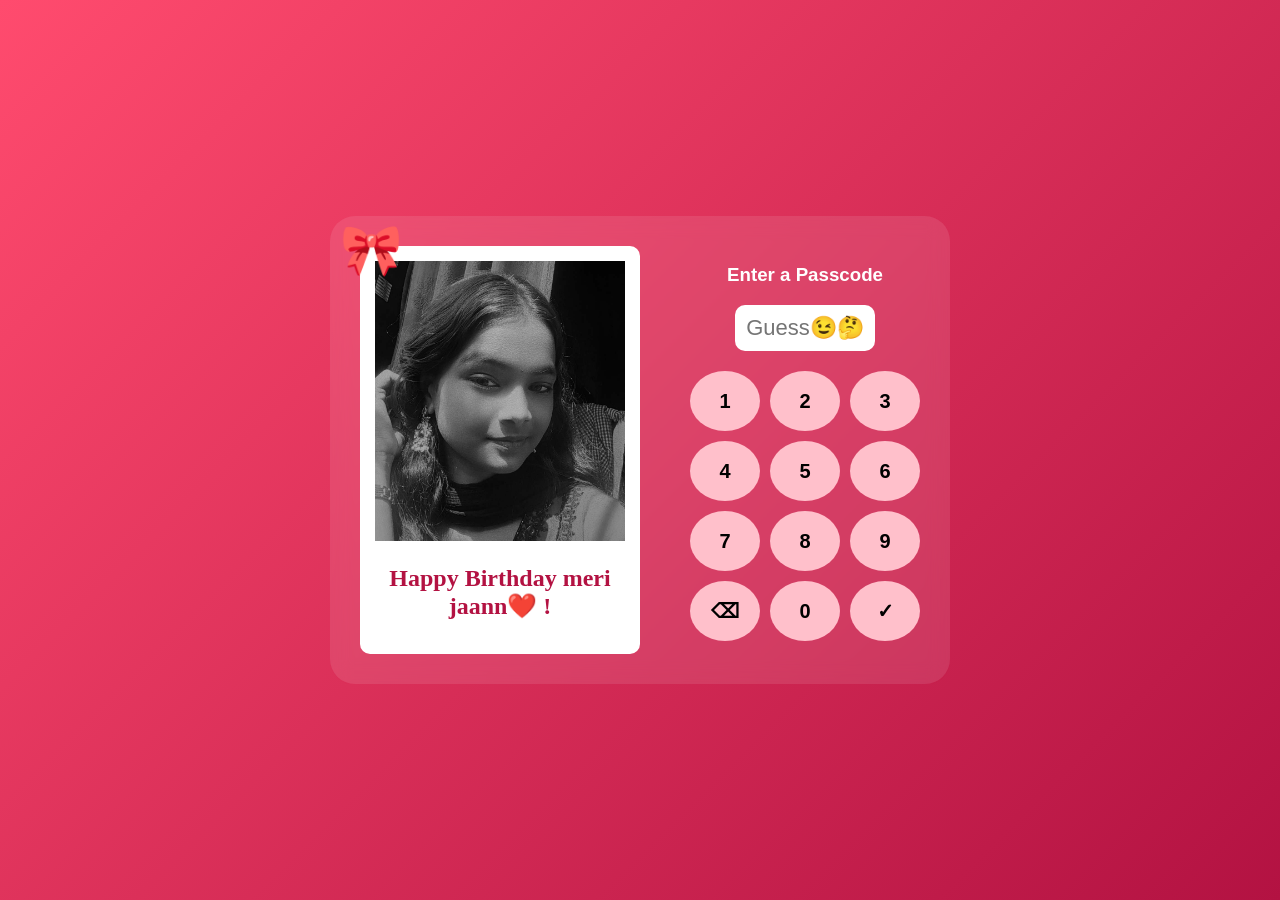
<file: index.html>
<!DOCTYPE html>
<html>
<head>
<meta charset="UTF-8">
<meta name="viewport" content="width=device-width, initial-scale=1.0">
<title>Birthday Passcode</title>
<link rel="stylesheet" href="style.css">
</head>
<body>

<div class="container">

    <div class="photo-card">
        <div class="bow">🎀</div>
<img src="images/1.jpg.jpeg" alt="Birthday">
        <h2>Happy Birthday meri jaann❤️ !</h2>
    </div>

    <div class="passcode-card">
        <h3>Enter a Passcode</h3>

        <input type="password" id="passcode" maxlength="4" placeholder="Guess😉🤔">

        <div class="keypad">
            <button onclick="addNum('1')">1</button>
            <button onclick="addNum('2')">2</button>
            <button onclick="addNum('3')">3</button>

            <button onclick="addNum('4')">4</button>
            <button onclick="addNum('5')">5</button>
            <button onclick="addNum('6')">6</button>

            <button onclick="addNum('7')">7</button>
            <button onclick="addNum('8')">8</button>
            <button onclick="addNum('9')">9</button>

            <button onclick="clearPass()">⌫</button>
            <button onclick="addNum('0')">0</button>
            <button onclick="checkPass()">✓</button>
        </div>
    </div>

</div>

<script src="scripts.js"></script>
</body>
</html>
</file>
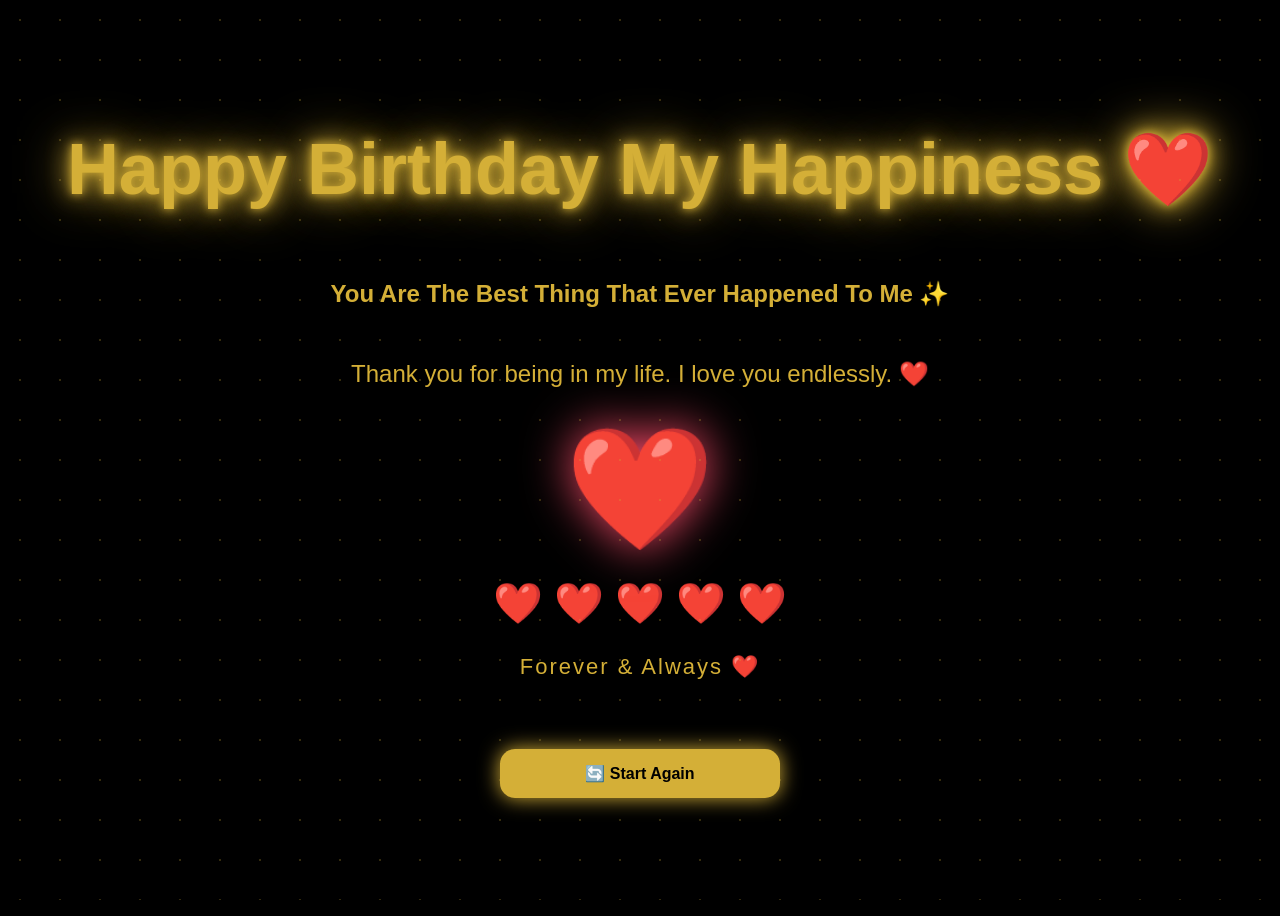
<file: final.html>
<!DOCTYPE html>
<html>
<head>
<meta charset="UTF-8">
<title>Final Surprise ❤️</title>
<link rel="stylesheet" href="final.css">
</head>
<body>

    <audio id="bgMusic" autoplay loop>
    <source src="images/bairan.mp3" type="audio/mpeg">
</audio>

<div class="center">

<h1>Happy Birthday My Happiness ❤️</h1>

<h2>
You Are The Best Thing That Ever Happened To Me ✨
</h2>

<p>
Thank you for being in my life.
I love you endlessly. ❤️
</p>

<div class="big-heart">❤️</div>

<div class="heart-row">
    ❤️ ❤️ ❤️ ❤️ ❤️
</div>
<p class="footer-msg">
Forever & Always ❤️
</p>

<a href="index.html" class="restart-btn">
    🔄 Start Again
</a>

</div>



<script src="final.js"></script>
<div class="sparkles"></div>
<p id="typing"></p>
<script src="final.js"></script>
</body>
</html>
</file>
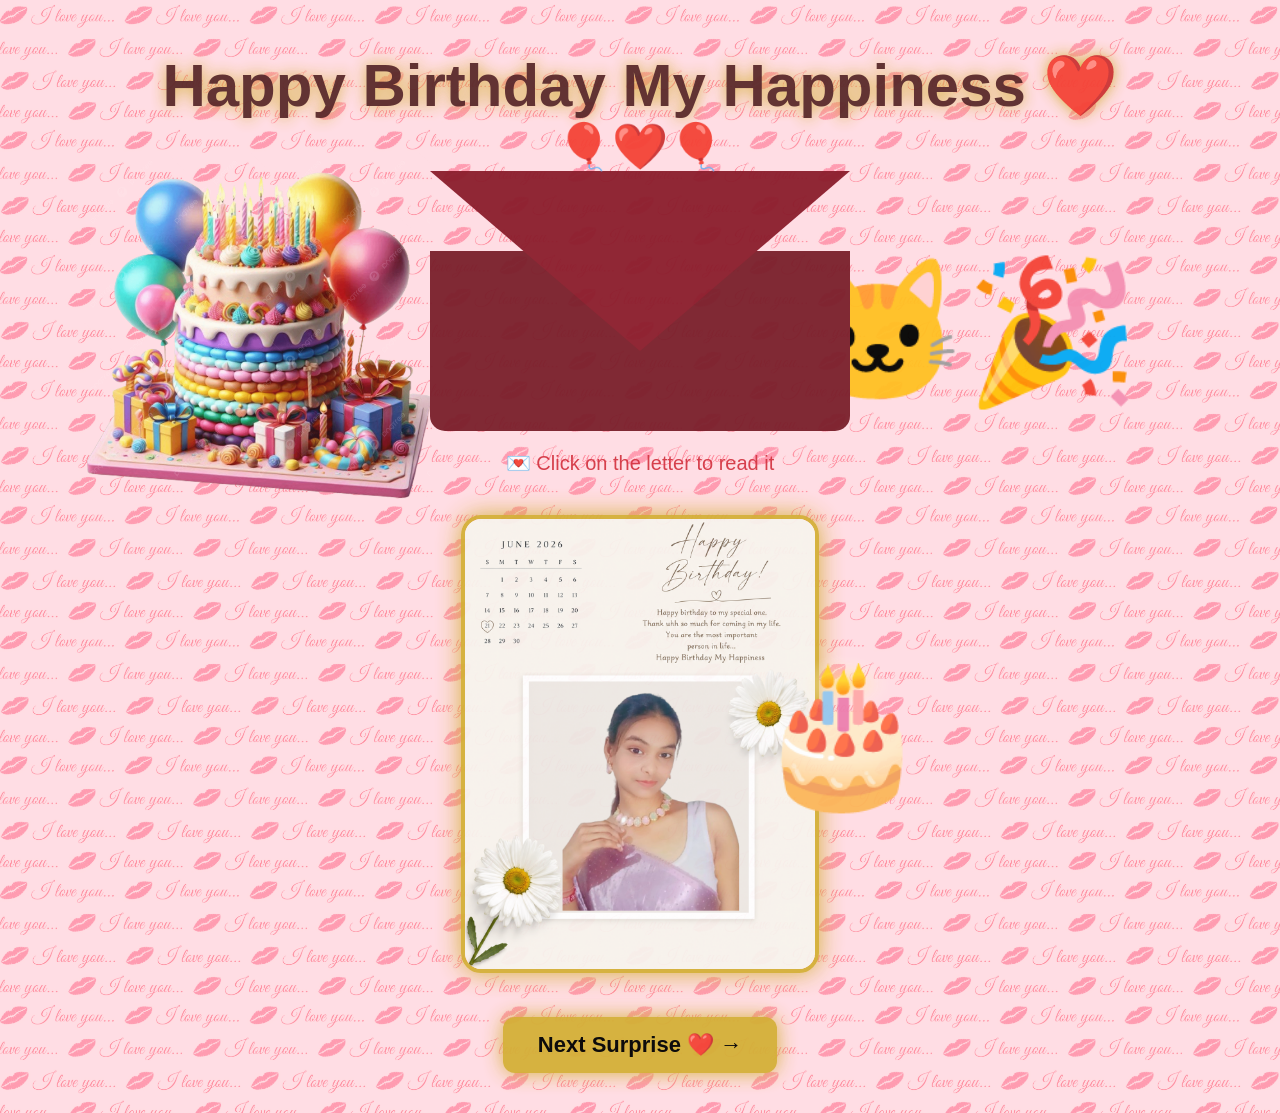
<file: home.html>
<!DOCTYPE html>
<html>
<head>
<meta charset="UTF-8">
<meta name="viewport" content="width=device-width, initial-scale=1.0">
<title>Happy Birthday ❤️</title>
<link rel="stylesheet" href="home.css">
</head>
<body>

<audio autoplay loop>
    <source src="images/bairan.mp3" type="audio/mpeg">
</audio>

<h1>Happy Birthday My Happiness ❤️</h1>

<div class="letter-box">

    <div class="envelope" onclick="openLetter()">

        <div class="flap"></div>

        <div id="letter" class="letter">

            <h2>Love ♡</h2>
            <h2>To My Special One ❤️</h2>



            <p>
                Happy Birthday, Sweetheart! ❤️
                <br><br>

                Thank you so much for coming into my life.
                You are the most important person in my life.

                Every moment with you is special.
                I wish your life is filled with happiness,
                success and lots of love.
                <br><br>

                Wishing you a day as wonderful as you are.
                I love you so much! ❤️
                <br><br>

                Happy Birthday My Happiness ❤️✨
            </p>

        </div>

    </div>

    <p class="click-text">
        💌 Click on the letter to read it
    </p>

</div>

<div class="balloons">
    🎈❤️🎈
</div>

<div class="side-decor">
    🎂
</div>

<div class="Cake">
    <img src="images/cake.png" alt="Birthday Cake">
</div>

<div class="side-decor-right">
    🐱🎉
</div>

<div class="gallery">
    <img id="slide" src="images/frame.jpg">
</div>

<div style="margin:40px;">
    <a href="memories.html" class="next-btn">
        Next Surprise ❤️ →
    </a>
</div>



<script src="home.js"></script>

</body>
</html>
</file>
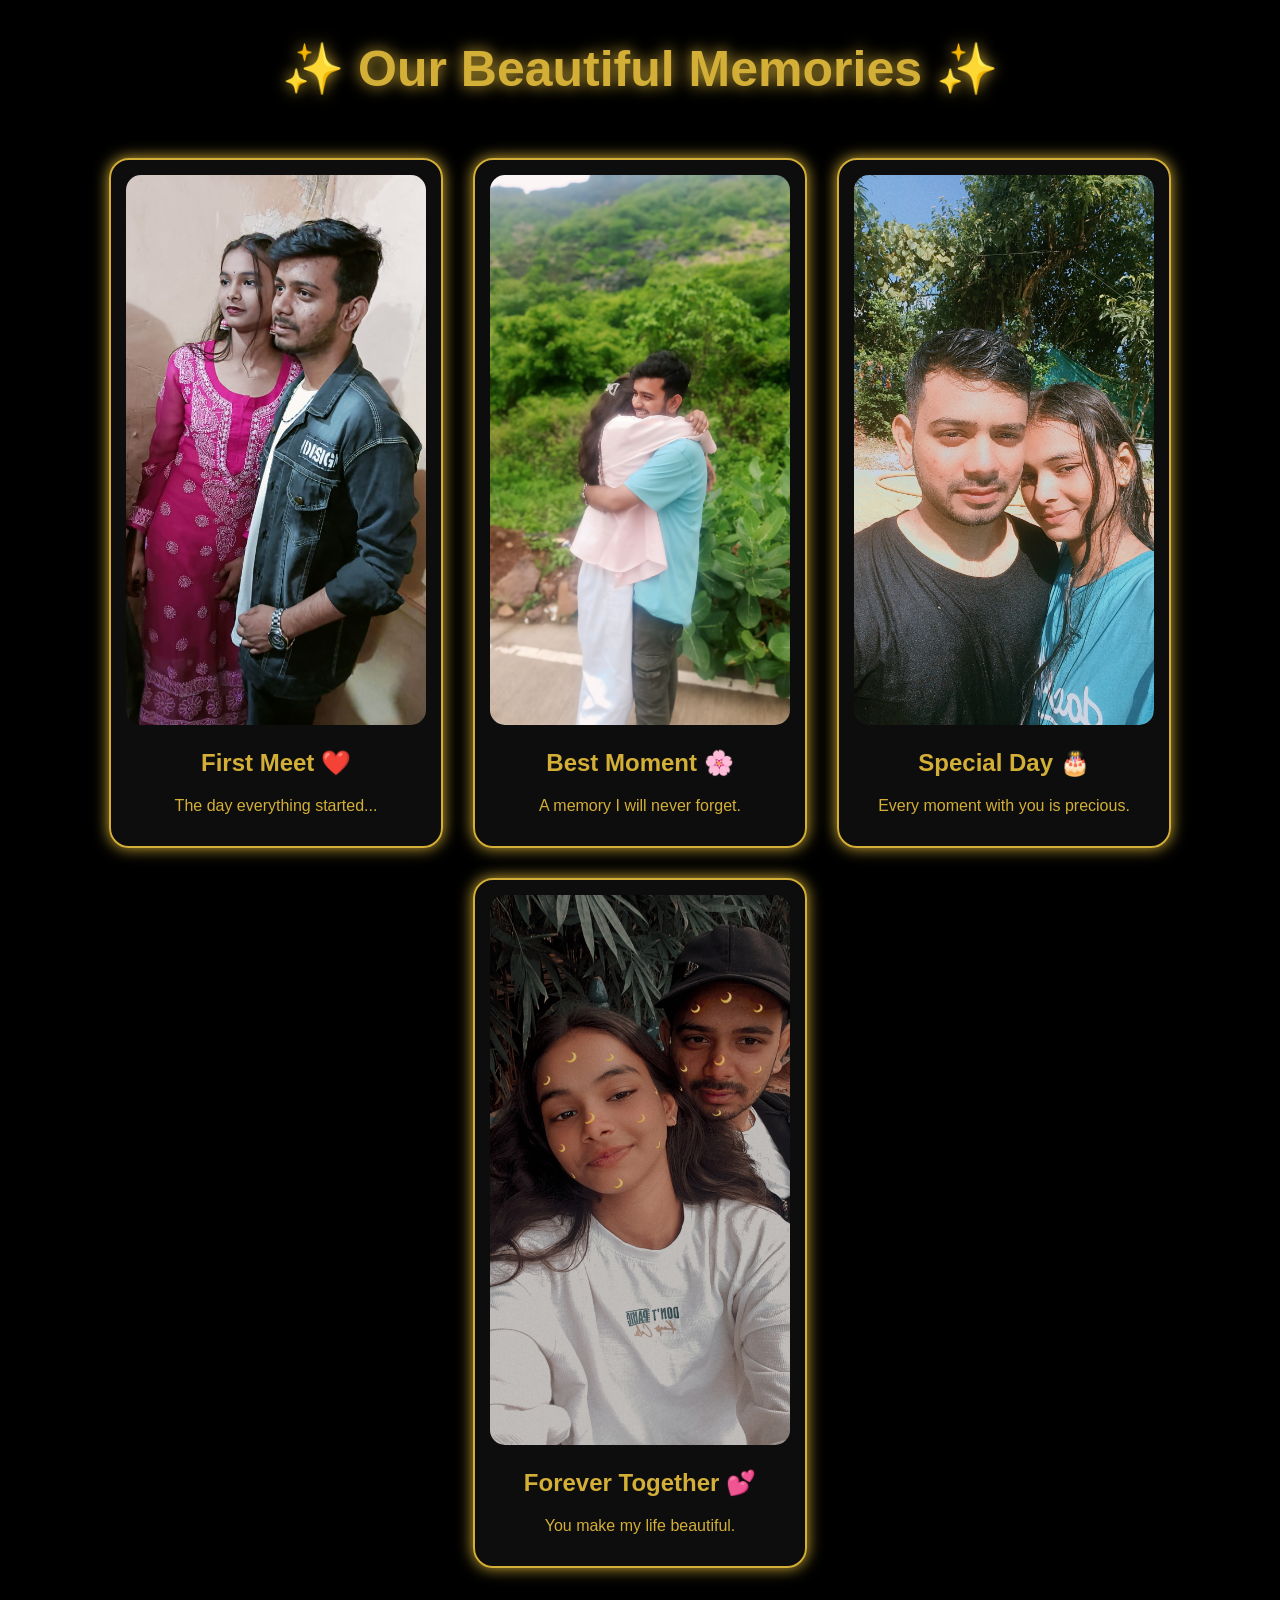
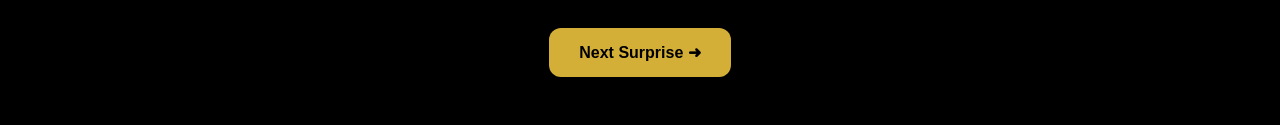
<file: memories.html>
<!DOCTYPE html>
<html>
<head>
<meta charset="UTF-8">
<meta name="viewport" content="width=device-width, initial-scale=1.0">
<title>Our Memories ❤️</title>
<link rel="stylesheet" href="memories.css">
</head>
<body>

    <audio id="bgMusic" autoplay loop>
    <source src="images/bairan.mp3" type="audio/mpeg">
</audio>

<h1>✨ Our Beautiful Memories ✨</h1>

<div class="timeline">

<div class="memory">
<img src="images/first.jpg">
<h2>First Meet ❤️</h2>
<p>The day everything started...</p>
</div>

<div class="memory">
<img src="images/forever.jpg">
<h2>Best Moment 🌸</h2>
<p>A memory I will never forget.</p>
</div>

<div class="memory">
<img src="images/moment.jpg">
<h2>Special Day 🎂</h2>
<p>Every moment with you is precious.</p>
</div>

<div class="memory">
<img src="images/special.jpg">
<h2>Forever Together 💕</h2>
<p>You make my life beautiful.</p>
</div>

</div>



<a href="reason.html" class="next-btn">Next Surprise ➜</a>

</body>
</html>
</file>
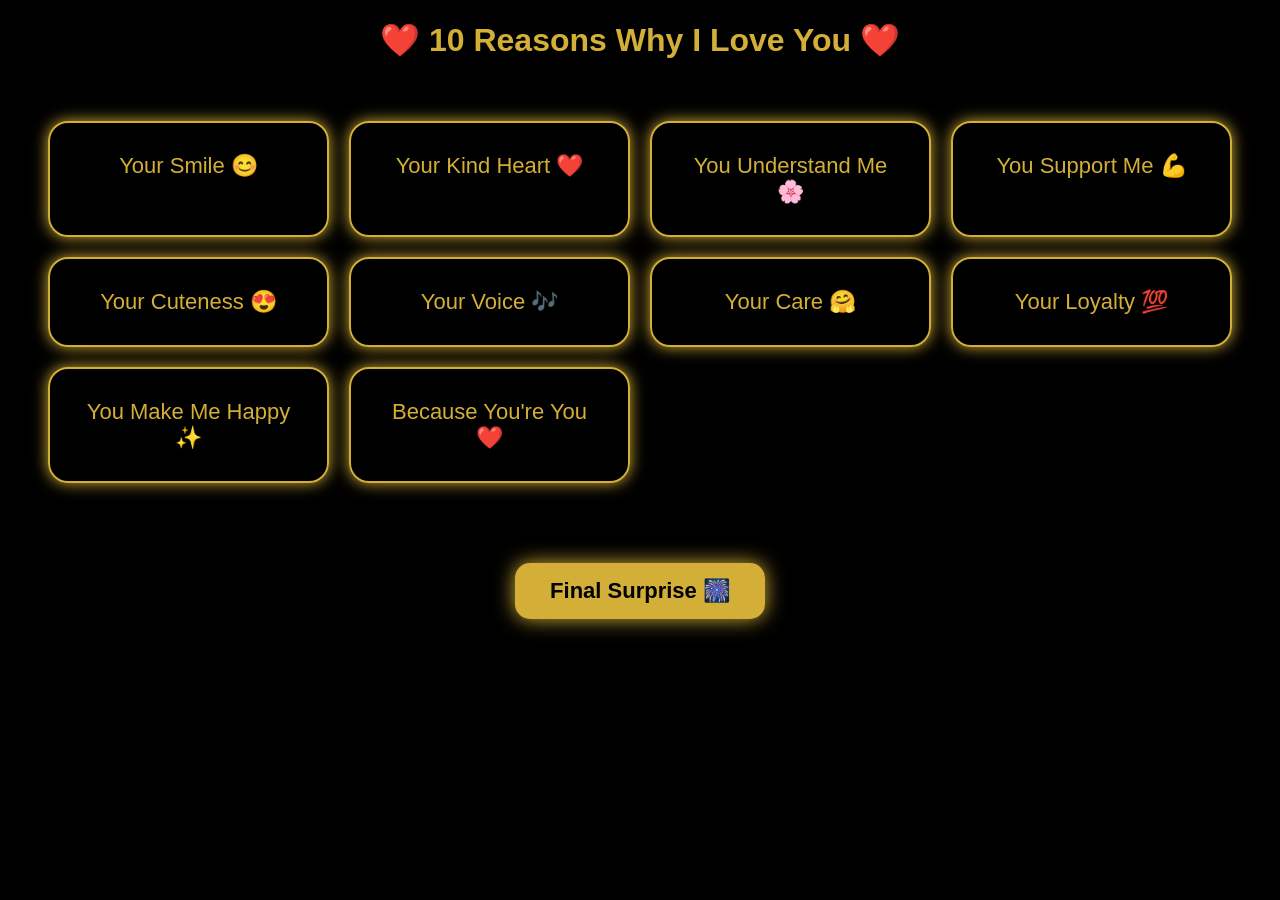
<file: reason.html>
<!DOCTYPE html>
<html>
<head>
<meta charset="UTF-8">
<meta name="viewport" content="width=device-width, initial-scale=1.0">
<title>Reasons ❤️</title>
<link rel="stylesheet" href="reason.css">
</head>
<body>
    <audio id="bgMusic" autoplay loop>
    <source src="images/bairan.mp3" type="audio/mpeg">
</audio>

<h1>❤️ 10 Reasons Why I Love You ❤️</h1>

<div class="cards">

<div class="card">Your Smile 😊</div>
<div class="card">Your Kind Heart ❤️</div>
<div class="card">You Understand Me 🌸</div>
<div class="card">You Support Me 💪</div>
<div class="card">Your Cuteness 😍</div>
<div class="card">Your Voice 🎶</div>
<div class="card">Your Care 🤗</div>
<div class="card">Your Loyalty 💯</div>
<div class="card">You Make Me Happy ✨</div>
<div class="card">Because You're You ❤️</div>

</div>


<a href="final.html" class="next-btn">Final Surprise 🎆</a>

</body>
</html>
</file>
<file: style.css>
body{
margin:0;
height:100vh;
display:flex;
justify-content:center;
align-items:center;
font-family:Arial,sans-serif;
background:linear-gradient(135deg,#ff4b6e,#b31242);
}

.container{
display:flex;
gap:50px;
background:rgba(255,255,255,0.1);
padding:30px;
border-radius:25px;
backdrop-filter:blur(10px);
}

.photo-card{
background:white;
padding:15px;
width:250px;
text-align:center;
position:relative;
border-radius:10px;
}

.photo-card img{
width:100%;
height:280px;
object-fit:cover;
}

.photo-card h2{
color:#b31242;
font-family:cursive;
}

.bow{
position:absolute;
top:-25px;
left:-20px;
font-size:50px;
}

.passcode-card{
color:white;
text-align:center;
}

#passcode{
width:120px;
padding:10px;
font-size:22px;
text-align:center;
border:none;
border-radius:10px;
margin-bottom:20px;
}

.keypad{
display:grid;
grid-template-columns:repeat(3,70px);
gap:10px;
}

.keypad button{
height:60px;
border:none;
border-radius:50%;
font-size:20px;
background:#ffc0cb;
cursor:pointer;
font-weight:bold;
}

.keypad button:hover{
transform:scale(1.1);
}
</file>
<file: final.css>
body{
background:black;
color:#D4AF37;
display:flex;
justify-content:center;
align-items:center;
height:100vh;
text-align:center;
overflow:hidden;
font-family:Poppins,sans-serif;
}

.big-heart{
font-size:120px;
animation:pulse 1s infinite;
}

@keyframes pulse{
50%{
transform:scale(1.2);
}
}

h1{
    font-size:60px;
    text-shadow:0 0 20px #D4AF37;
}

p{
    font-size:24px;
    max-width:800px;
    line-height:1.8;
}

.center{
    text-align:center;
}

.restart-btn{
    display:inline-block;
    margin-top:40px;
    padding:15px 30px;
    background:#D4AF37;
    color:black;
    text-decoration:none;
    border-radius:15px;
    font-weight:bold;
    box-shadow:0 0 20px #D4AF37;
    transition:0.3s;
}

.restart-btn:hover{
    transform:scale(1.1);
}

body::before{
    content:"❤️ ❤️ ❤️ ❤️ ❤️";
    position:fixed;
    top:-50px;
    left:0;
    width:100%;
    font-size:30px;
    animation:fall 10s linear infinite;
}

@keyframes fall{
    from{
        transform:translateY(-50px);
    }
    to{
        transform:translateY(100vh);
    }
}
.center{
    display:flex;
    flex-direction:column;
    align-items:center;
    justify-content:center;
}

.restart-btn{
    display:block;
    width:220px;
    margin:40px auto;
}

.big-heart{
    font-size:120px;
    animation:pulse 1s infinite;
    filter:drop-shadow(0 0 25px #ff4d6d);
}


.sparkles{
    position:fixed;
    inset:0;
    pointer-events:none;
    background-image:
      radial-gradient(#D4AF37 1px, transparent 1px);
    background-size:40px 40px;
    opacity:0.25;
}

h1{
    font-size:72px;
    text-shadow:
      0 0 10px #D4AF37,
      0 0 25px #D4AF37,
      0 0 50px #D4AF37;
}

.heart-row{
    font-size:40px;
    margin-top:20px;
    animation:floatHearts 2s infinite alternate;
}

@keyframes floatHearts{
    from{transform:translateY(0);}
    to{transform:translateY(-10px);}
}
.footer-msg{
    margin-top:20px;
    font-size:22px;
    color:#D4AF37;
    letter-spacing:2px;
}
</file>
<file: home.css>
body{
margin:0;
background:black;
color:#D4AF37;
text-align:center;
font-family:Poppins,sans-serif;
overflow-x:hidden;
}

h1{
margin-top:50px;
font-size:60px;
text-shadow:0 0 15px #D4AF37;
}



.letter-box{
    text-align:center;
    margin-top:50px;
}

.envelope{
    position:relative;
    width:420px;
    height:260px;
    margin:auto;
}

.envelope::before{
    content:"";
    position:absolute;
    bottom:0;
    left:0;
    width:100%;
    height:180px;
    background:#7a1f2b;
    border-radius:0 0 15px 15px;
    z-index:1;
}

.flap{
    position:absolute;
    top:0;
    left:0;
    width:100%;
    height:180px;
    background:#8b1d2c;
    clip-path:polygon(0 0,100% 0,50% 100%);
    z-index:2;
    transition:0.8s;
    transform-origin:top;
    transition:all .8s ease;
}

.envelope.open .flap{
    transform:rotateX(180deg);
    z-index: 0;
}

.letter{
    position:absolute;
    width:320px;
    background:whitesmoke;
    color:#333;
    left:50%;
    top:30px;
    padding:25px;
    border-radius:15px;
    transform:translateX(-50%) translateY(120px);
    opacity:0;
    visibility:hidden;
    transition:all .8s ease;
    z-index: 5;
}



.envelope.open .letter{
    opacity:1;
    visibility:visible;
    transform:translateX(-50%) translateY(-100px);
}

.click-text{
    margin-top:20px;
    color:#d43744;
    font-size:20px;
}



.gallery{
margin-top:40px;
}

.gallery img{
width:350px;
height:450px;
object-fit:cover;
border:4px solid #D4AF37;
border-radius:20px;
box-shadow:0 0 25px #D4AF37;
}

.heart{
position:fixed;
font-size:25px;
animation:float 5s linear infinite;
}

@keyframes float{
0%{
transform:translateY(100vh);
}
100%{
transform:translateY(-100vh);
}
}

.next-btn{
    display:inline-block;
    padding:15px 35px;
    background:#D4AF37;
    color:black;
    text-decoration:none;
    border-radius:12px;
    font-size:22px;
    font-weight:bold;
    box-shadow:0 0 20px #D4AF37;
}

.next-btn:hover{
    transform:scale(1.05);
}


.top-balloons{
    font-size:50px;
    text-align:center;
}

.side-decor{
    position:absolute;
    right:350px;
    top:650px;
    font-size:140px;
}

.side-decor-right{
    position:absolute;
    right:140px;
    top:250px;
    font-size:140px;
}

.balloons{
    position:absolute;
    top:120px;
    left:50%;
    transform:translateX(-50%);
    font-size:45px;
    z-index:20;
    animation:float 2s ease-in-out infinite;
}

@keyframes float{
    0%,100%{
        transform:translateX(-50%) translateY(0);
    }
    50%{
        transform:translateX(-50%) translateY(-10px);
    }
}

body{
    background:#f8b6c8;
    color:#5a2a2a;
}


.Cake{
    position:absolute;
    left:80px;   /* 🎂 emoji ke paas */
    top:150px;
}

.Cake img{
    width:350px;   /* size chhota */
    height:auto;
}

body{
    background-color:#ffc0cb;
    background-image:url("images/love.jpg");
    background-size:250px;
    background-repeat:repeat;
    background-blend-mode:soft-light;
    opacity:0.95;
}
</file>
<file: memories.css>
body{
background:black;
color:#D4AF37;
font-family:Poppins,sans-serif;
text-align:center;
}

h1{
margin:40px;
font-size:50px;
text-shadow:0 0 15px #D4AF37;
}

.timeline{
display:flex;
flex-wrap:wrap;
justify-content:center;
gap:30px;
padding:20px;
}

.memory{
width:300px;
border:2px solid #D4AF37;
border-radius:20px;
padding:15px;
background:rgba(255,255,255,0.05);
box-shadow:0 0 15px #D4AF37;
}

.memory img{
width:100%;
height:550px;
object-fit:cover;
border-radius:15px;
}

.next-btn{
display:inline-block;
margin:40px;
padding:15px 30px;
background:#D4AF37;
color:black;
text-decoration:none;
font-weight:bold;
border-radius:12px;
}
</file>
<file: reason.css>
body{
background:black;
color:#D4AF37;
text-align:center;
font-family:Poppins,sans-serif;
}

.cards{
display:grid;
grid-template-columns:repeat(auto-fit,minmax(250px,1fr));
gap:20px;
padding:40px;
}

.card{
padding:30px;
border:2px solid #D4AF37;
border-radius:20px;
font-size:22px;
box-shadow:0 0 15px #D4AF37;
transition:0.3s;
}

.card:hover{
transform:scale(1.05);
}

.next-btn{
    display:inline-block;
    margin-top:40px;
    padding:15px 35px;
    background:#D4AF37;
    color:black;
    text-decoration:none;
    font-size:22px;
    font-weight:bold;
    border-radius:15px;
    box-shadow:0 0 20px #D4AF37;
    transition:0.3s;
}

.next-btn:hover{
    transform:scale(1.1);
    box-shadow:0 0 35px #D4AF37;
}
</file>
